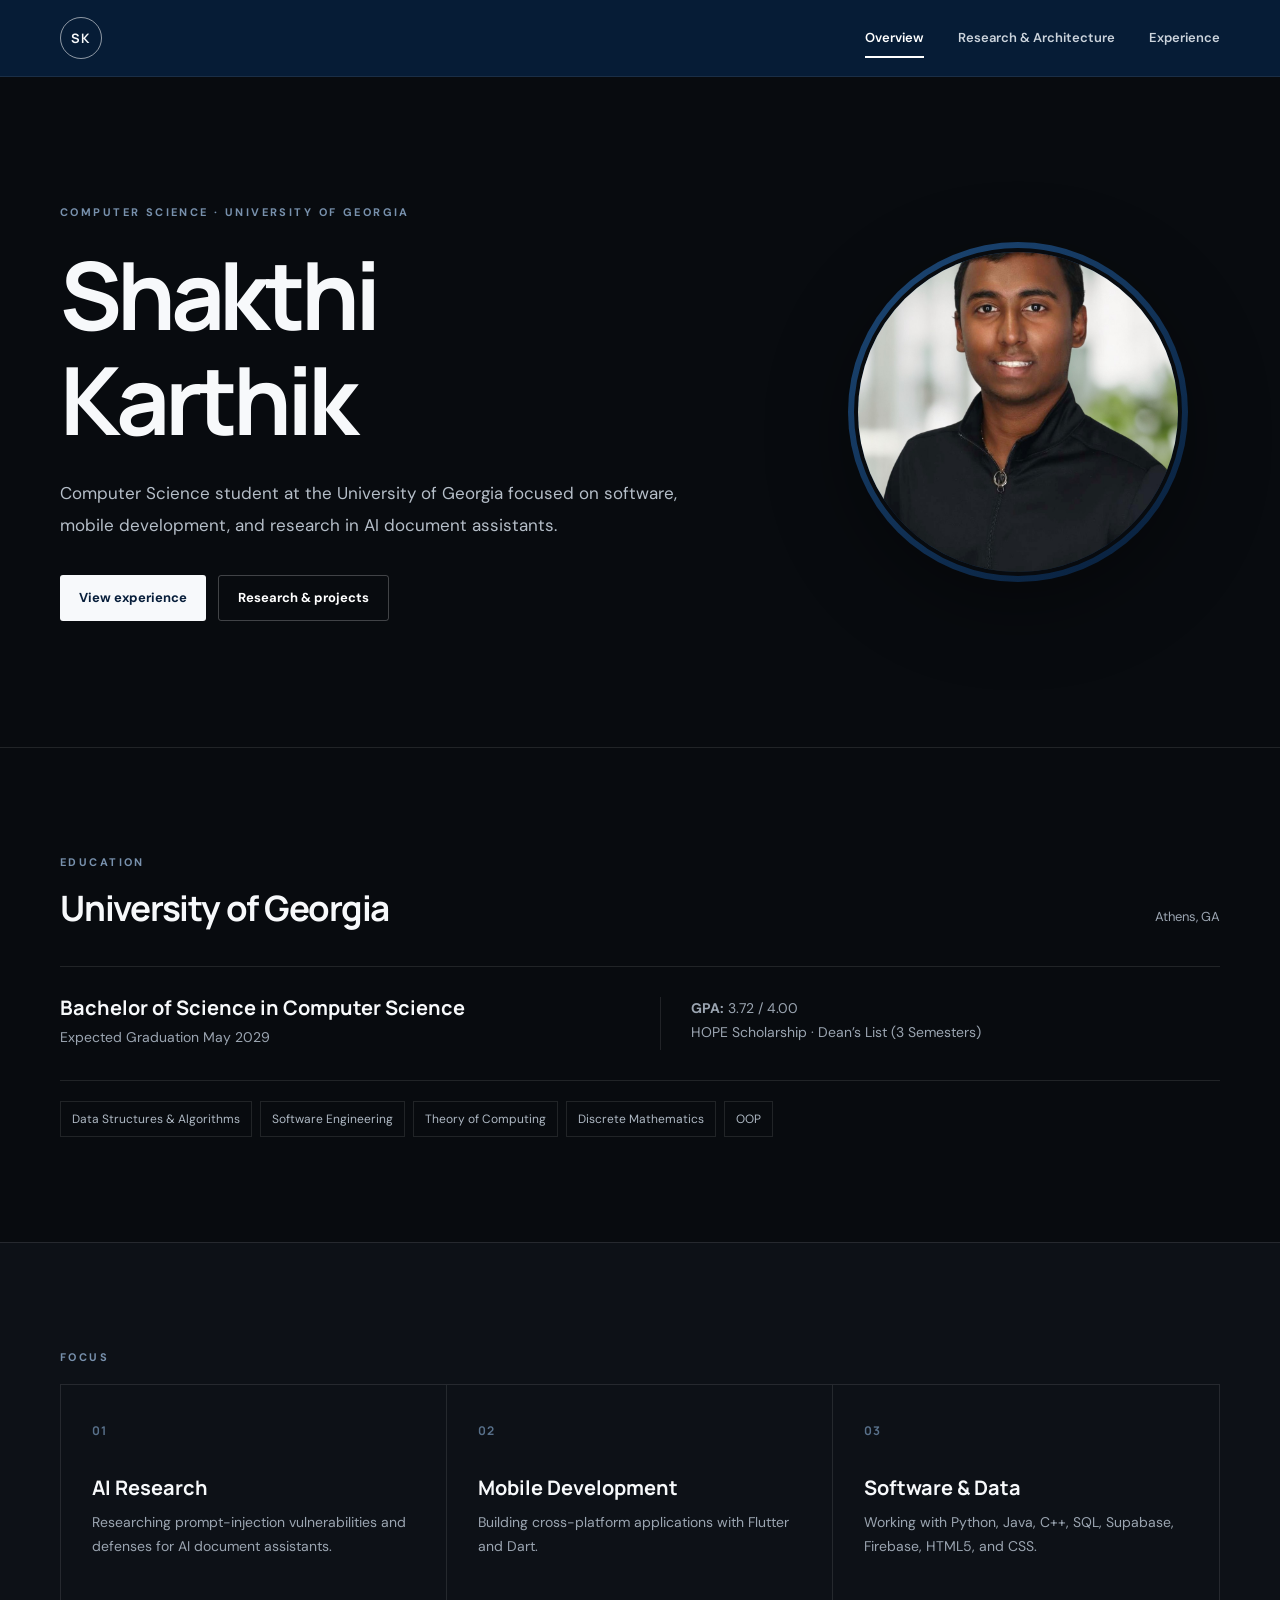
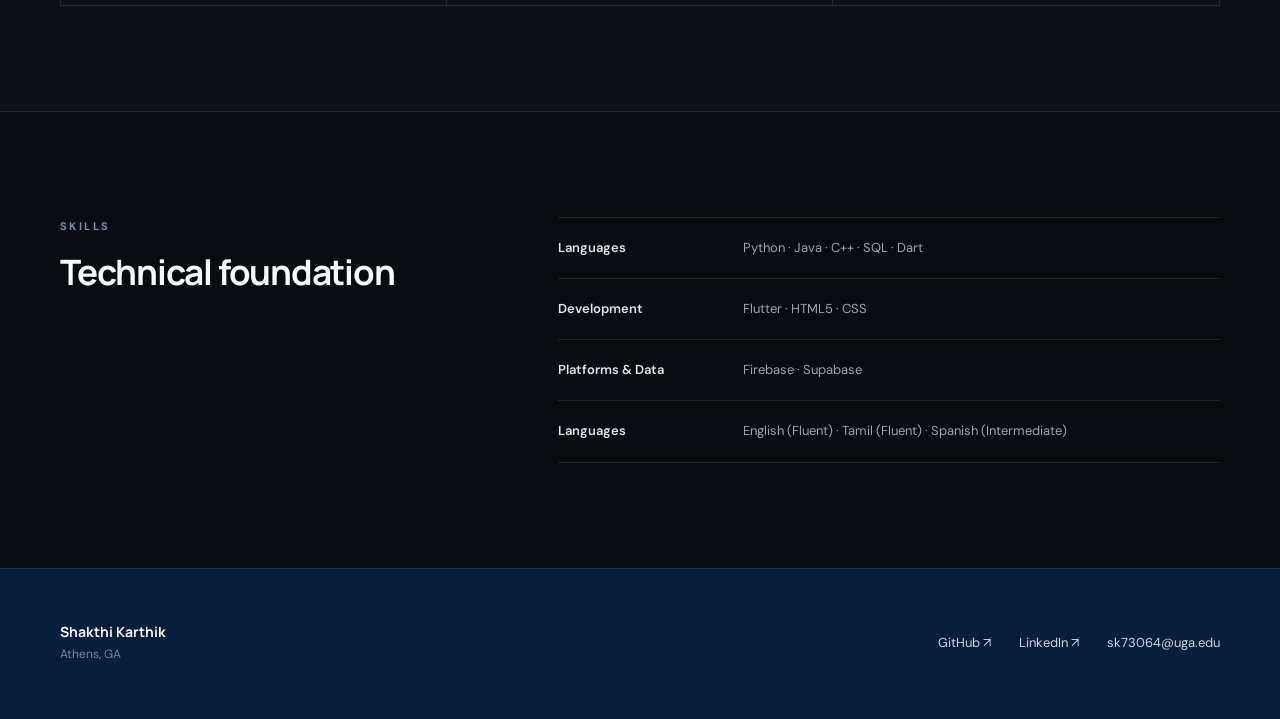
<file: index.html>
<!DOCTYPE html>
<html lang="en">
<head>
  <meta charset="UTF-8">
  <meta name="viewport" content="width=device-width, initial-scale=1.0">
  <meta name="description" content="Shakthi Karthik — Computer Science portfolio.">
  <title>Shakthi Karthik | Overview</title>

  <!-- Circular SVG Favicon with Initials -->
  <link rel="icon" href="data:image/svg+xml,<svg xmlns='http://www.w3.org/2000/svg' viewBox='0 0 100 100'><circle cx='50' cy='50' r='50' fill='%23071e3a'/><text x='50%' y='55%' dominant-baseline='middle' text-anchor='middle' font-family='sans-serif' font-weight='bold' font-size='42' fill='%23f7f9fb'>SK</text></svg>">

  <link rel="stylesheet" href="styles.css">
</head>
<body>
  <header class="site-header">
    <div class="container nav-wrap">
      <a class="logo" href="index.html" aria-label="Shakthi Karthik home">SK</a>
      <nav aria-label="Primary navigation">
        <a class="active" href="index.html">Overview</a>
        <a href="research.html">Research &amp; Architecture</a>
        <a href="experience.html">Experience</a>
      </nav>
    </div>
  </header>

  <main>
    <section class="hero container">
      <div class="hero-copy">
        <p class="kicker">COMPUTER SCIENCE · UNIVERSITY OF GEORGIA</p>
        <h1>Shakthi<br>Karthik</h1>
        <p class="lead">
          Computer Science student at the University of Georgia focused on software,
          mobile development, and research in AI document assistants.
        </p>
        <div class="hero-actions">
          <a class="button button-light" href="experience.html">View experience</a>
          <a class="button button-outline" href="research.html">Research &amp; projects</a>
        </div>
      </div>

      <div class="portrait-wrap">
        <div class="portrait">
          <img src="assets/cover.jpg" alt="Shakthi Karthik" class="portrait-img">
        </div>
        
      </div>
    </section>

    <section class="section">
      <div class="container">
        <div class="section-label">EDUCATION</div>
        <div class="split-heading">
          <h2>University of Georgia</h2>
          <span>Athens, GA</span>
        </div>

        <div class="education-row">
          <div>
            <h3>Bachelor of Science in Computer Science</h3>
            <p>Expected Graduation May 2029</p>
          </div>
          <div class="education-details">
            <p><strong>GPA:</strong> 3.72 / 4.00</p>
            <p>HOPE Scholarship · Dean’s List (3 Semesters)</p>
          </div>
        </div>

        <div class="coursework">
          <span>Data Structures &amp; Algorithms</span>
          <span>Software Engineering</span>
          <span>Theory of Computing</span>
          <span>Discrete Mathematics</span>
          <span>OOP</span>
        </div>
      </div>
    </section>

    <section class="section section-alt">
      <div class="container">
        <div class="section-label">FOCUS</div>
        <div class="focus-grid">
          <article>
            <span class="index">01</span>
            <h3>AI Research</h3>
            <p>Researching prompt-injection vulnerabilities and defenses for AI document assistants.</p>
          </article>
          <article>
            <span class="index">02</span>
            <h3>Mobile Development</h3>
            <p>Building cross-platform applications with Flutter and Dart.</p>
          </article>
          <article>
            <span class="index">03</span>
            <h3>Software &amp; Data</h3>
            <p>Working with Python, Java, C++, SQL, Supabase, Firebase, HTML5, and CSS.</p>
          </article>
        </div>
      </div>
    </section>

    <section class="section">
      <div class="container skills-layout">
        <div>
          <div class="section-label">SKILLS</div>
          <h2>Technical foundation</h2>
        </div>
        <div class="skill-list">
          <div><span>Languages</span><p>Python · Java · C++ · SQL · Dart</p></div>
          <div><span>Development</span><p>Flutter · HTML5 · CSS</p></div>
          <div><span>Platforms &amp; Data</span><p>Firebase · Supabase</p></div>
          <div><span>Languages</span><p>English (Fluent) · Tamil (Fluent) · Spanish (Intermediate)</p></div>
        </div>
      </div>
    </section>
  </main>

 <footer class="site-footer">
    <div class="container footer-wrap">
      <div>
        <span class="footer-name">Shakthi Karthik</span>
        <span class="footer-location">Athens, GA</span>
      </div>
      <div class="footer-links">
        <a href="https://github.com/skarthikb-tech" target="_blank" rel="noopener noreferrer">GitHub ↗</a>
        <a href="https://www.linkedin.com/in/YOUR-LINKEDIN-USERNAME" target="_blank" rel="noopener noreferrer">LinkedIn ↗</a>
        <a href="mailto:sk73064@uga.edu">sk73064@uga.edu</a>
      </div>
    </div>
  </footer>
</body>
</html>
</file>
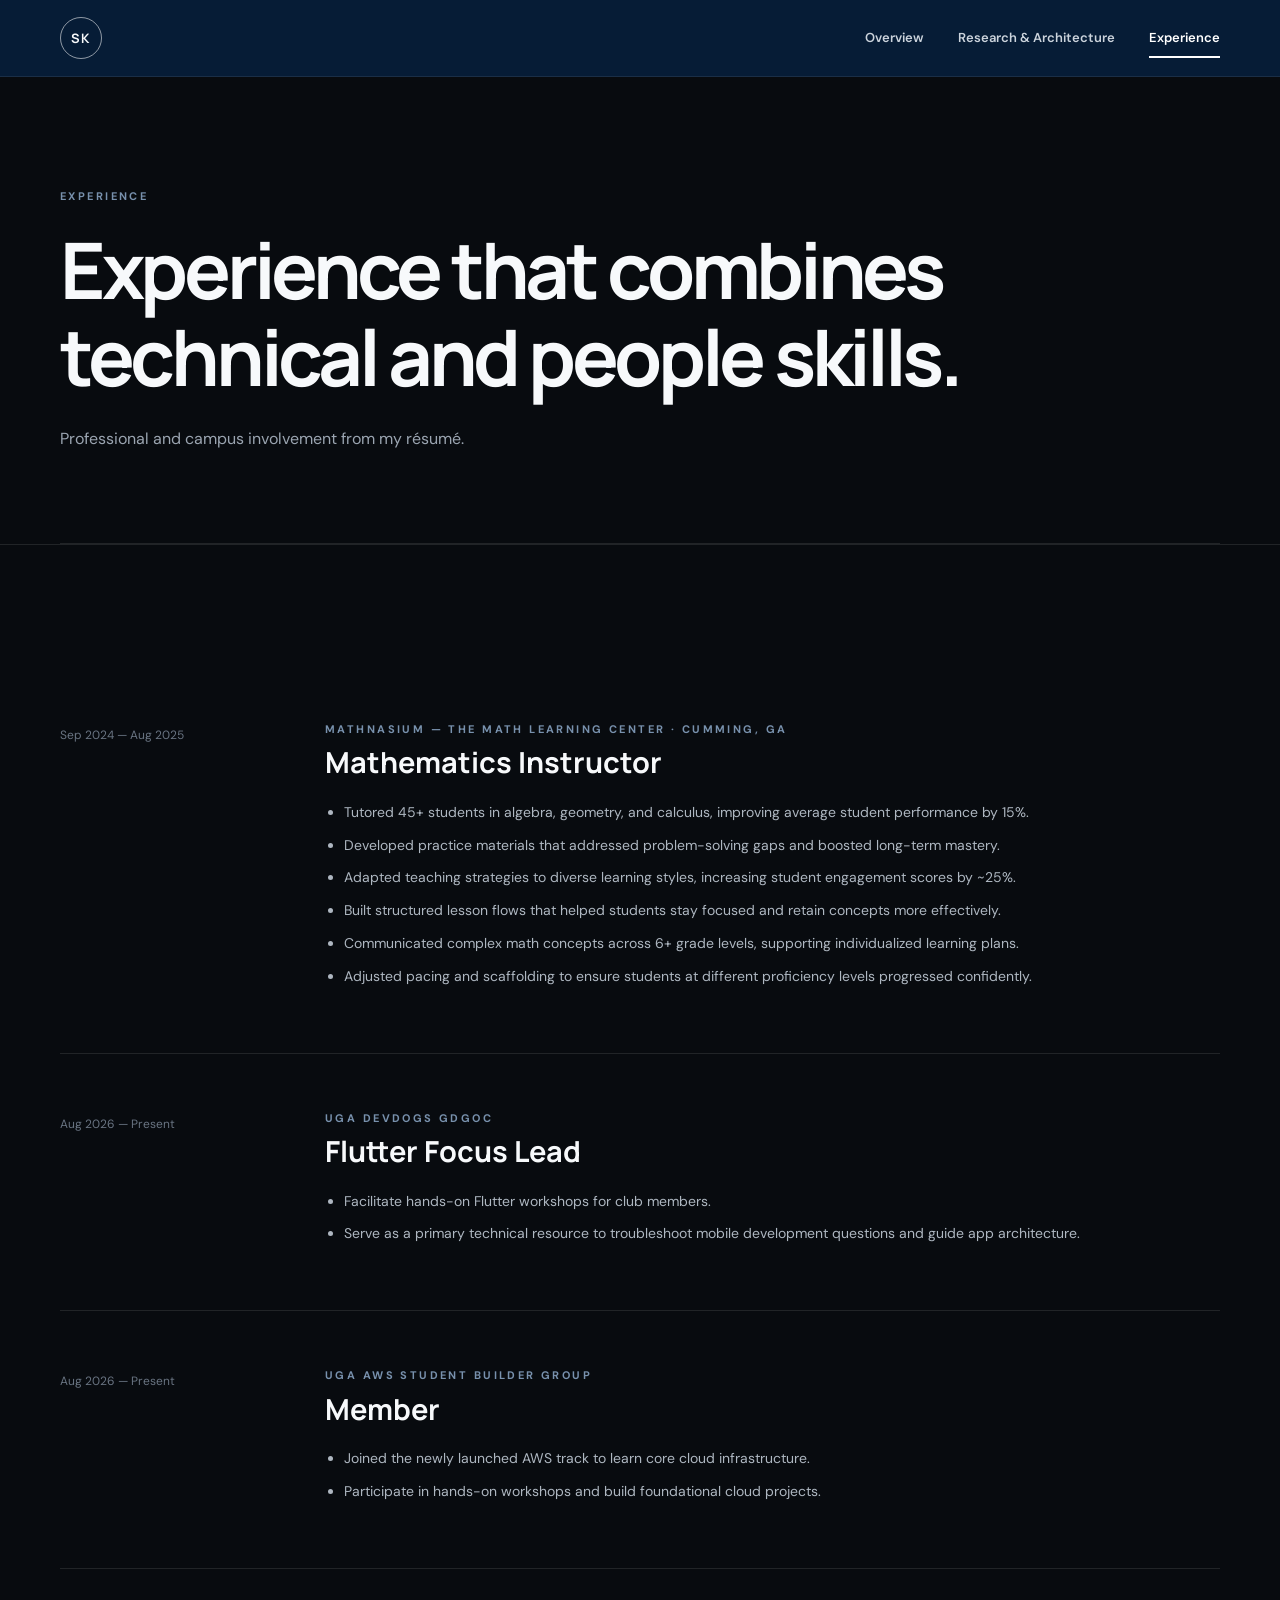
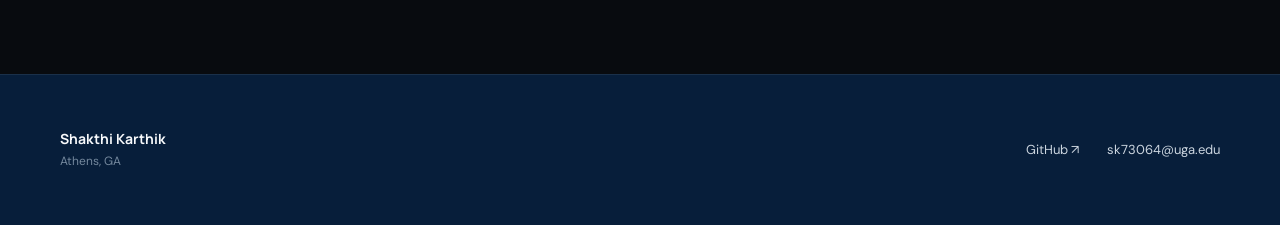
<file: experience.html>
<!DOCTYPE html>
<html lang="en">
<head>
  <meta charset="UTF-8">
  <meta name="viewport" content="width=device-width, initial-scale=1.0">
  <title>Experience | Shakthi Karthik</title>
  <link rel="stylesheet" href="styles.css">
</head>
<body>
  <header class="site-header">
    <div class="container nav-wrap">
      <a class="logo" href="index.html" aria-label="Shakthi Karthik home">SK</a>
      <nav aria-label="Primary navigation">
        <a href="index.html">Overview</a>
        <a href="research.html">Research &amp; Architecture</a>
        <a class="active" href="experience.html">Experience</a>
      </nav>
    </div>
  </header>

  <main>
    <section class="page-hero container">
      <p class="kicker">EXPERIENCE</p>
      <h1>Experience that combines<br>technical and people skills.</h1>
      <p>Professional and campus involvement from my résumé.</p>
    </section>

    <section class="section">
      <div class="container timeline">
        <article class="timeline-item">
          <div class="timeline-date">Sep 2024 — Aug 2025</div>
          <div class="timeline-content">
            <p class="project-type">Mathnasium — The Math Learning Center · Cumming, GA</p>
            <h2>Mathematics Instructor</h2>
            <ul>
              <li>Tutored 45+ students in algebra, geometry, and calculus, improving average student performance by 15%.</li>
              <li>Developed practice materials that addressed problem-solving gaps and boosted long-term mastery.</li>
              <li>Adapted teaching strategies to diverse learning styles, increasing student engagement scores by ~25%.</li>
              <li>Built structured lesson flows that helped students stay focused and retain concepts more effectively.</li>
              <li>Communicated complex math concepts across 6+ grade levels, supporting individualized learning plans.</li>
              <li>Adjusted pacing and scaffolding to ensure students at different proficiency levels progressed confidently.</li>
            </ul>
          </div>
        </article>

        <article class="timeline-item">
          <div class="timeline-date">Aug 2026 — Present</div>
          <div class="timeline-content">
            <p class="project-type">UGA DevDogs GDGoC</p>
            <h2>Flutter Focus Lead</h2>
            <ul>
              <li>Facilitate hands-on Flutter workshops for club members.</li>
              <li>Serve as a primary technical resource to troubleshoot mobile development questions and guide app architecture.</li>
            </ul>
          </div>
        </article>

        <article class="timeline-item">
          <div class="timeline-date">Aug 2026 — Present</div>
          <div class="timeline-content">
            <p class="project-type">UGA AWS Student Builder Group</p>
            <h2>Member</h2>
            <ul>
              <li>Joined the newly launched AWS track to learn core cloud infrastructure.</li>
              <li>Participate in hands-on workshops and build foundational cloud projects.</li>
            </ul>
          </div>
        </article>
      </div>
    </section>
  </main>

  <footer class="site-footer">
    <div class="container footer-wrap">
      <div>
        <span class="footer-name">Shakthi Karthik</span>
        <span class="footer-location">Athens, GA</span>
      </div>
      <div class="footer-links">
        <a href="https://github.com/skarthikb-tech" target="_blank" rel="noopener noreferrer">GitHub ↗</a>
        <a href="mailto:sk73064@uga.edu">sk73064@uga.edu</a>
      </div>
    </div>
  </footer>
</body>
</html>
</file>
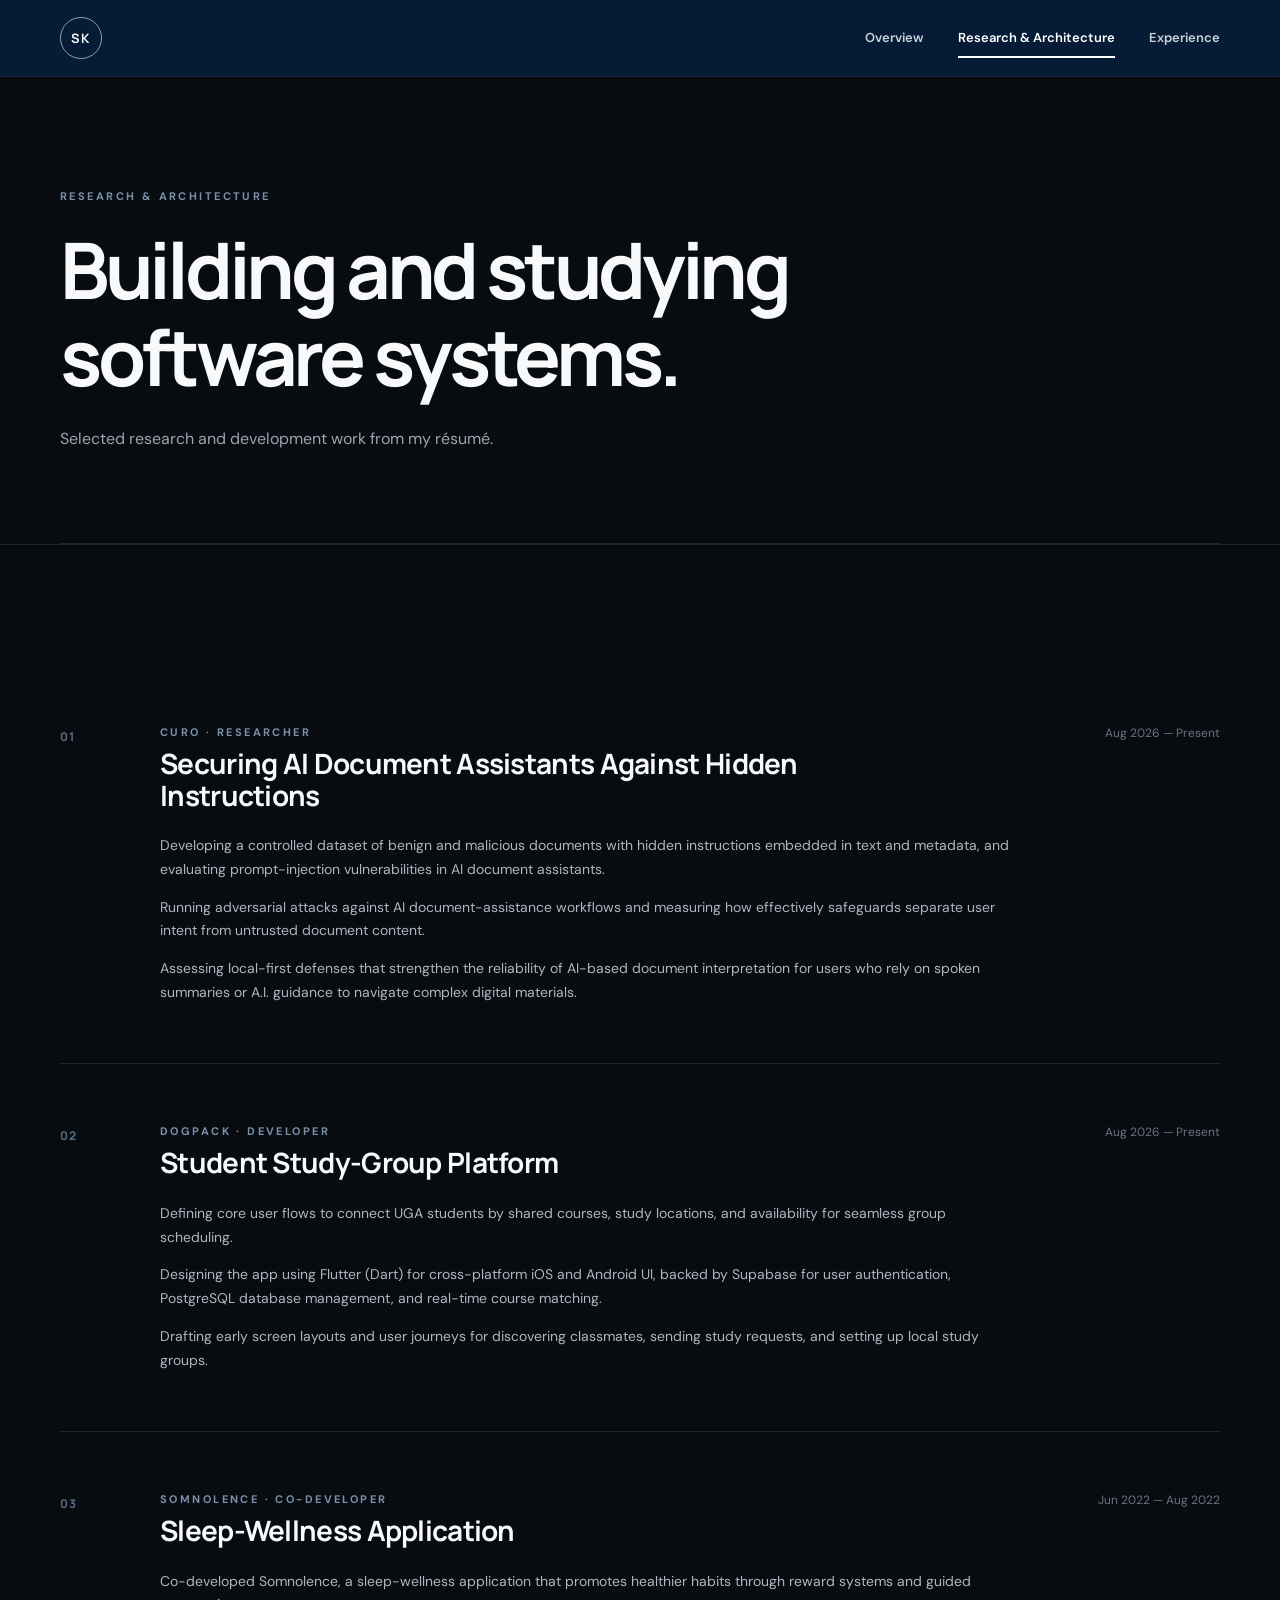
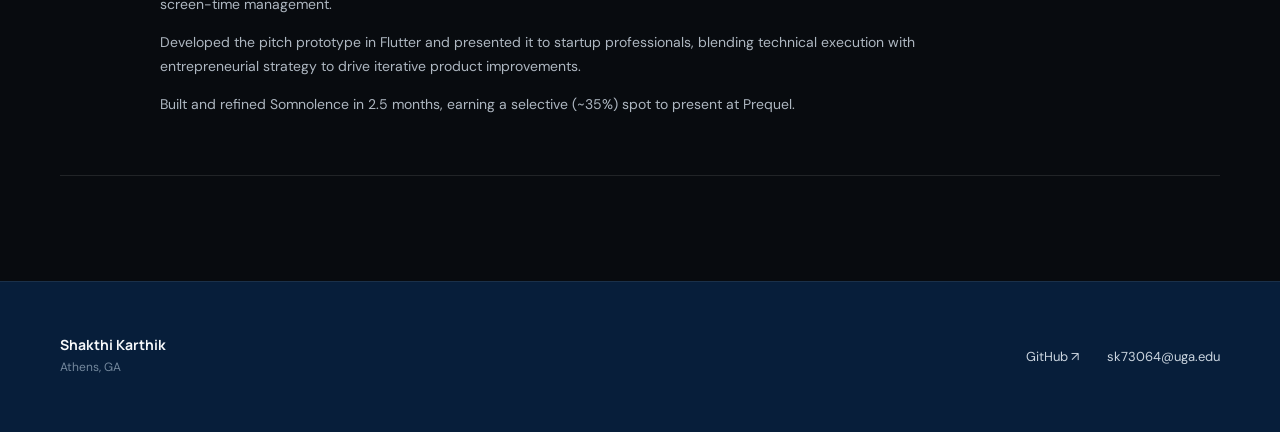
<file: research.html>
<!DOCTYPE html>
<html lang="en">
<head>
  <meta charset="UTF-8">
  <meta name="viewport" content="width=device-width, initial-scale=1.0">
  <title>Research & Architecture | Shakthi Karthik</title>
  <link rel="stylesheet" href="styles.css">
</head>
<body>
  <header class="site-header">
    <div class="container nav-wrap">
      <a class="logo" href="index.html" aria-label="Shakthi Karthik home">SK</a>
      <nav aria-label="Primary navigation">
        <a href="index.html">Overview</a>
        <a class="active" href="research.html">Research &amp; Architecture</a>
        <a href="experience.html">Experience</a>
      </nav>
    </div>
  </header>

  <main>
    <section class="page-hero container">
      <p class="kicker">RESEARCH &amp; ARCHITECTURE</p>
      <h1>Building and studying<br>software systems.</h1>
      <p>Selected research and development work from my résumé.</p>
    </section>

    <section class="section">
      <div class="container project-list">
        <article class="project">
          <div class="project-number">01</div>
          <div class="project-body">
            <div class="project-top">
              <div>
                <p class="project-type">CURO · Researcher</p>
                <h2>Securing AI Document Assistants Against Hidden Instructions</h2>
              </div>
              <span>Aug 2026 — Present</span>
            </div>
            <p>
              Developing a controlled dataset of benign and malicious documents with hidden
              instructions embedded in text and metadata, and evaluating prompt-injection
              vulnerabilities in AI document assistants.
            </p>
            <p>
              Running adversarial attacks against AI document-assistance workflows and measuring
              how effectively safeguards separate user intent from untrusted document content.
            </p>
            <p>
              Assessing local-first defenses that strengthen the reliability of AI-based document
              interpretation for users who rely on spoken summaries or A.I. guidance to navigate
              complex digital materials.
            </p>
          </div>
        </article>

        <article class="project">
          <div class="project-number">02</div>
          <div class="project-body">
            <div class="project-top">
              <div>
                <p class="project-type">DogPack · Developer</p>
                <h2>Student Study-Group Platform</h2>
              </div>
              <span>Aug 2026 — Present</span>
            </div>
            <p>
              Defining core user flows to connect UGA students by shared courses, study locations,
              and availability for seamless group scheduling.
            </p>
            <p>
              Designing the app using Flutter (Dart) for cross-platform iOS and Android UI, backed
              by Supabase for user authentication, PostgreSQL database management, and real-time
              course matching.
            </p>
            <p>
              Drafting early screen layouts and user journeys for discovering classmates, sending
              study requests, and setting up local study groups.
            </p>
          </div>
        </article>

        <article class="project">
          <div class="project-number">03</div>
          <div class="project-body">
            <div class="project-top">
              <div>
                <p class="project-type">Somnolence · Co-Developer</p>
                <h2>Sleep-Wellness Application</h2>
              </div>
              <span>Jun 2022 — Aug 2022</span>
            </div>
            <p>
              Co-developed Somnolence, a sleep-wellness application that promotes healthier habits
              through reward systems and guided screen-time management.
            </p>
            <p>
              Developed the pitch prototype in Flutter and presented it to startup professionals,
              blending technical execution with entrepreneurial strategy to drive iterative product improvements.
            </p>
            <p>
              Built and refined Somnolence in 2.5 months, earning a selective (~35%) spot to present
              at Prequel.
            </p>
          </div>
        </article>
      </div>
    </section>
  </main>

  <footer class="site-footer">
    <div class="container footer-wrap">
      <div>
        <span class="footer-name">Shakthi Karthik</span>
        <span class="footer-location">Athens, GA</span>
      </div>
      <div class="footer-links">
        <a href="https://github.com/skarthikb-tech" target="_blank" rel="noopener noreferrer">GitHub ↗</a>
        <a href="mailto:sk73064@uga.edu">sk73064@uga.edu</a>
      </div>
    </div>
  </footer>
</body>
</html>
</file>
<file: styles.css>
@import url('https://fonts.googleapis.com/css2?family=DM+Sans:wght@400;500;600;700&family=Manrope:wght@500;600;700;800&display=swap');

:root {
  --black: #080b0f;
  --black-2: #0d1117;
  --navy: #071e3a;
  --navy-2: #0b2a50;
  --white: #f7f9fb;
  --muted: #9ba5b1;
  --muted-2: #697482;
  --line: rgba(255,255,255,.10);
  --max: 1160px;
}

* { box-sizing: border-box; margin: 0; padding: 0; }

html { scroll-behavior: smooth; }

body {
  background: var(--black);
  color: var(--white);
  font-family: "DM Sans", sans-serif;
  line-height: 1.7;
  -webkit-font-smoothing: antialiased;
}

a { color: inherit; text-decoration: none; }

.container {
  width: min(calc(100% - 48px), var(--max));
  margin-inline: auto;
}

.site-header {
  position: sticky;
  top: 0;
  z-index: 20;
  background: rgba(7, 30, 58, .94);
  border-bottom: 1px solid rgba(255,255,255,.08);
  backdrop-filter: blur(16px);
}

.nav-wrap {
  height: 76px;
  display: flex;
  align-items: center;
  justify-content: space-between;
}

.logo {
  width: 42px;
  height: 42px;
  border: 1px solid rgba(255,255,255,.55);
  border-radius: 50%;
  display: grid;
  place-items: center;
  font: 700 13px "Manrope", sans-serif;
  letter-spacing: .12em;
  transition: .25s ease;
}

.logo:hover { background: rgba(255,255,255,.08); transform: translateY(-2px); }

nav { display: flex; gap: 34px; }

nav a {
  position: relative;
  color: #cbd3dc;
  font-size: 13px;
  font-weight: 600;
  transition: color .2s ease;
}

nav a:hover, nav a.active { color: #fff; }

nav a::after {
  content: "";
  position: absolute;
  left: 0;
  bottom: -9px;
  width: 0;
  height: 2px;
  background: #fff;
  transition: width .2s ease;
}

nav a:hover::after, nav a.active::after { width: 100%; }

.hero {
  min-height: 670px;
  display: grid;
  grid-template-columns: 1.25fr .75fr;
  align-items: center;
  gap: 80px;
}

.hero-copy { padding: 70px 0; }

.kicker, .section-label, .project-type {
  color: #7891ad;
  font-size: 11px;
  font-weight: 700;
  letter-spacing: .22em;
  text-transform: uppercase;
}

.kicker { margin-bottom: 20px; }

h1, h2, h3 {
  font-family: "Manrope", sans-serif;
  font-weight: 700;
  line-height: 1.12;
}

.hero h1 {
  font-size: clamp(56px, 8vw, 94px);
  letter-spacing: -.055em;
}

.lead {
  max-width: 620px;
  margin-top: 26px;
  color: #b5bec8;
  font-size: 17px;
  line-height: 1.85;
}

.hero-actions {
  display: flex;
  gap: 12px;
  flex-wrap: wrap;
  margin-top: 34px;
}

.button {
  min-height: 46px;
  padding: 0 19px;
  display: inline-flex;
  align-items: center;
  justify-content: center;
  border-radius: 3px;
  font-size: 13px;
  font-weight: 700;
  transition: .25s ease;
}

.button-light { background: #f7f9fb; color: #071e3a; }
.button-light:hover { background: #dfe7ef; transform: translateY(-2px); }

.button-outline {
  border: 1px solid rgba(255,255,255,.23);
  color: #fff;
}
.button-outline:hover { border-color: #fff; background: rgba(255,255,255,.05); }

.portrait-wrap { text-align: center; }

.portrait {
  width: min(340px, 75vw);
  height: min(340px, 75vw);
  aspect-ratio: 1 / 1;
  margin-inline: auto;
  border-radius: 50%;
  padding: 6px;
  background: linear-gradient(145deg, #1c4775, #071e3a);
  box-shadow: 0 24px 80px rgba(0,0,0,.35);
  overflow: hidden;
  position: relative;
  box-sizing: border-box;
}

.portrait-img {
  width: 100%;
  height: 100%;
  object-fit: cover;
  object-position: center;
  border-radius: 50%;
  border: 4px solid var(--black);
  display: block;
  box-sizing: border-box;
}

.portrait-note {
  margin-top: 13px;
  color: var(--muted-2);
  font-size: 11px;
  letter-spacing: .14em;
  text-transform: uppercase;
}

.section {
  padding: 105px 0;
  border-top: 1px solid var(--line);
}

.section-alt { background: var(--black-2); }

.section-label { margin-bottom: 17px; }

.split-heading {
  display: flex;
  align-items: baseline;
  justify-content: space-between;
  gap: 30px;
}

.split-heading h2, .skills-layout h2 { font-size: 35px; letter-spacing: -.035em; }
.split-heading > span { color: var(--muted); font-size: 13px; }

.education-row {
  margin-top: 38px;
  padding: 30px 0;
  border-top: 1px solid var(--line);
  border-bottom: 1px solid var(--line);
  display: grid;
  grid-template-columns: 1fr 1fr;
  gap: 40px;
}

.education-row h3 { font-size: 20px; margin-bottom: 7px; }
.education-row p, .education-details p { color: var(--muted); font-size: 14px; }
.education-details { padding-left: 30px; border-left: 1px solid var(--line); }

.coursework {
  display: flex;
  flex-wrap: wrap;
  gap: 8px;
  margin-top: 20px;
}

.coursework span {
  border: 1px solid var(--line);
  color: #aeb8c3;
  padding: 7px 11px;
  font-size: 12px;
}

.focus-grid {
  display: grid;
  grid-template-columns: repeat(3,1fr);
  border: 1px solid var(--line);
}

.focus-grid article {
  min-height: 220px;
  padding: 31px;
  border-right: 1px solid var(--line);
}
.focus-grid article:last-child { border-right: 0; }

.index, .project-number {
  color: #58708a;
  font: 700 12px "Manrope", sans-serif;
  letter-spacing: .1em;
}

.focus-grid h3 { margin: 34px 0 11px; font-size: 20px; }
.focus-grid p { color: var(--muted); font-size: 14px; }

.skills-layout {
  display: grid;
  grid-template-columns: .75fr 1.25fr;
  gap: 100px;
}

.skill-list { border-top: 1px solid var(--line); }
.skill-list > div {
  display: grid;
  grid-template-columns: 160px 1fr;
  gap: 25px;
  padding: 19px 0;
  border-bottom: 1px solid var(--line);
}
.skill-list span { color: #e0e5ea; font-size: 13px; font-weight: 600; }
.skill-list p { color: var(--muted); font-size: 13px; }

.page-hero {
  padding: 110px 0 90px;
  border-bottom: 1px solid var(--line);
}
.page-hero h1 {
  margin-top: 13px;
  font-size: clamp(46px, 7vw, 78px);
  letter-spacing: -.055em;
}
.page-hero > p:last-child {
  max-width: 610px;
  margin-top: 25px;
  color: var(--muted);
  font-size: 16px;
}

.project-list { padding-top: 15px; }

.project {
  display: grid;
  grid-template-columns: 70px 1fr;
  gap: 30px;
  padding: 58px 0;
  border-bottom: 1px solid var(--line);
}

.project-number { padding-top: 5px; }

.project-top {
  display: flex;
  justify-content: space-between;
  gap: 30px;
  align-items: flex-start;
  margin-bottom: 23px;
}

.project-top h2 { max-width: 750px; margin-top: 7px; font-size: 28px; letter-spacing: -.025em; }
.project-top > span { color: var(--muted-2); font-size: 12px; white-space: nowrap; }

.project-body > p {
  max-width: 850px;
  margin-top: 14px;
  color: #aeb7c1;
  font-size: 14px;
}

.timeline { padding-top: 15px; }

.timeline-item {
  display: grid;
  grid-template-columns: 210px 1fr;
  gap: 55px;
  padding: 55px 0;
  border-bottom: 1px solid var(--line);
}

.timeline-date { color: var(--muted-2); font-size: 12px; padding-top: 5px; }
.timeline-content h2 { margin: 8px 0 22px; font-size: 29px; }
.timeline-content ul { margin-top: 10px; padding-left: 19px; }
.timeline-content li { margin: 9px 0; color: #aeb7c1; font-size: 14px; }

.site-footer {
  background: var(--navy);
  border-top: 1px solid rgba(255,255,255,.08);
}

.footer-wrap {
  min-height: 150px;
  display: flex;
  justify-content: space-between;
  align-items: center;
  gap: 30px;
}

.footer-name { display: block; font: 700 14px "Manrope", sans-serif; }
.footer-location { display: block; color: #74889d; font-size: 12px; margin-top: 3px; }

.footer-links { display: flex; gap: 28px; }
.footer-links a { color: #cbd5df; font-size: 13px; transition: .2s; }
.footer-links a:hover { color: #fff; }

@media (max-width: 850px) {
  .nav-wrap { height: auto; padding: 18px 0; flex-direction: column; gap: 18px; }
  nav { gap: 18px; justify-content: center; flex-wrap: wrap; }
  .hero { min-height: auto; grid-template-columns: 1fr; gap: 45px; text-align: center; padding-top: 60px; padding-bottom: 80px; }
  .hero-copy { padding: 0; }
  .lead { margin-inline: auto; }
  .hero-actions { justify-content: center; }
  .portrait-wrap { order: -1; }
  .portrait { width: 245px; }
  .education-row, .skills-layout { grid-template-columns: 1fr; gap: 25px; }
  .education-details { padding: 20px 0 0; border-left: 0; border-top: 1px solid var(--line); }
  .focus-grid { grid-template-columns: 1fr; }
  .focus-grid article { border-right: 0; border-bottom: 1px solid var(--line); }
  .focus-grid article:last-child { border-bottom: 0; }
  .project, .timeline-item { grid-template-columns: 1fr; gap: 16px; }
  .project-top { flex-direction: column; gap: 8px; }
  .project-top > span { white-space: normal; }
}

@media (max-width: 560px) {
  .container { width: min(calc(100% - 32px), var(--max)); }
  .hero h1 { font-size: 55px; }
  .page-hero h1 { font-size: 48px; }
  .split-heading { flex-direction: column; gap: 6px; }
  .skill-list > div { grid-template-columns: 1fr; gap: 4px; }
  .footer-wrap { padding: 32px 0; flex-direction: column; text-align: center; }
  .footer-links { flex-direction: column; gap: 9px; }
}
</file>
